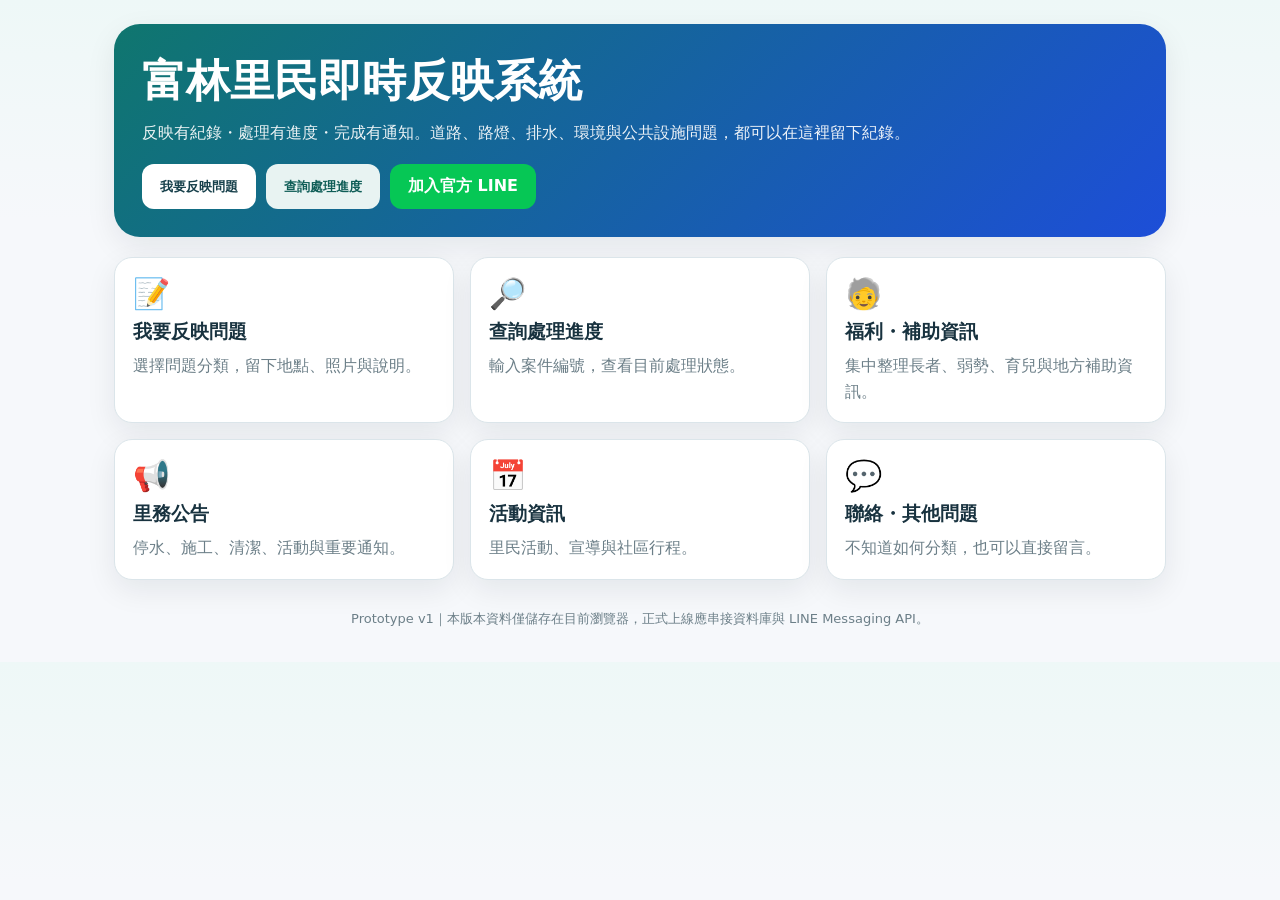
<file: index.html>
<!doctype html>
<html lang="zh-Hant">
<head>
  <meta charset="utf-8">
  <meta name="viewport" content="width=device-width,initial-scale=1">
  <title>富林里民即時反映系統</title>
  <link rel="stylesheet" href="styles.css">
  <script src="https://static.line-scdn.net/liff/edge/2/sdk.js"></script>
</head>
<body>
<div class="wrap">
  <header class="hero">
    <h1>富林里民即時反映系統</h1>
    <p>反映有紀錄・處理有進度・完成有通知。道路、路燈、排水、環境與公共設施問題，都可以在這裡留下紀錄。</p>
    <div class="topbar">
      <button class="btn" onclick="openPanel('report')">我要反映問題</button>
      <button class="btn soft" onclick="openPanel('track')">查詢處理進度</button>
      <a id="lineBtn" class="btn line" target="_blank">加入官方 LINE</a>
    </div>
  </header>

  <section class="grid">
    <article class="card action-card" onclick="openPanel('report')">
      <div class="icon">📝</div><h3>我要反映問題</h3>
      <p>選擇問題分類，留下地點、照片與說明。</p>
    </article>
    <article class="card action-card" onclick="openPanel('track')">
      <div class="icon">🔎</div><h3>查詢處理進度</h3>
      <p>輸入案件編號，查看目前處理狀態。</p>
    </article>
    <article class="card action-card" onclick="openPanel('welfare')">
      <div class="icon">🧓</div><h3>福利・補助資訊</h3>
      <p>集中整理長者、弱勢、育兒與地方補助資訊。</p>
    </article>
    <article class="card action-card" onclick="openPanel('announce')">
      <div class="icon">📢</div><h3>里務公告</h3>
      <p>停水、施工、清潔、活動與重要通知。</p>
    </article>
    <article class="card action-card" onclick="openPanel('activity')">
      <div class="icon">📅</div><h3>活動資訊</h3>
      <p>里民活動、宣導與社區行程。</p>
    </article>
    <article class="card action-card" onclick="openPanel('contact')">
      <div class="icon">💬</div><h3>聯絡・其他問題</h3>
      <p>不知道如何分類，也可以直接留言。</p>
    </article>
  </section>

  <section id="report" class="section panel card">
    <h2>我要反映問題</h2>
    <p class="note">原則上於 <b>7 天內提供處理進度或回覆</b>；跨機關、工程或預算案件，實際完成時間仍依權責單位為準。</p>
    <form id="reportForm">
      <div class="row">
        <div>
          <label>問題分類</label>
          <select id="category" required>
            <option value="">請選擇</option>
            <option>💡 路燈・照明</option>
            <option>🛣️ 道路・交通</option>
            <option>💧 水溝・排水</option>
            <option>🧹 環境・清潔</option>
            <option>🌳 公共設施</option>
            <option>👴 長者・社福</option>
            <option>🏠 其他里內問題</option>
          </select>
        </div>
        <div>
          <label>地點</label>
          <input id="location" placeholder="例如：富山二街○○號附近" required>
        </div>
      </div>
      <div>
        <label>問題說明</label>
        <textarea id="description" placeholder="請簡單描述發生什麼問題..." required></textarea>
      </div>
      <div class="row">
        <div>
          <label>姓名／稱呼（選填）</label>
          <input id="name" placeholder="王先生">
        </div>
        <div>
          <label>聯絡方式（選填）</label>
          <input id="contactValue" placeholder="手機、LINE 名稱或 Email">
        </div>
      </div>
      <div>
        <label>照片網址（示範版）</label>
        <input id="photoUrl" placeholder="正式版可改成直接上傳照片">
      </div>
      <button class="btn primary" type="submit">送出案件</button>
    </form>
    <div id="submitResult" style="margin-top:14px"></div>
  </section>

  <section id="track" class="section panel card">
    <h2>查詢處理進度</h2>
    <div class="row">
      <input id="trackId" placeholder="輸入案件編號，例如 FL-20260901-001">
      <button class="btn primary" onclick="trackCase()">查詢</button>
    </div>
    <div id="trackResult" style="margin-top:16px"></div>
  </section>

  <section id="welfare" class="section panel card">
    <h2>福利・補助資訊</h2>
    <p>正式上線後，可把政府補助、長者福利、急難救助、育兒及水源回饋等資訊集中在此頁，並附申請條件與承辦窗口。</p>
  </section>

  <section id="announce" class="section panel card">
    <h2>里務公告</h2>
    <p>此區可串接後台公告，發布道路施工、停水停電、環境清潔、會議與緊急通知。</p>
  </section>

  <section id="activity" class="section panel card">
    <h2>活動資訊</h2>
    <p>可放里民活動、社區課程、健康篩檢、宣導活動與報名連結。</p>
  </section>

  <section id="contact" class="section panel card">
    <h2>聯絡・其他問題</h2>
    <p>如果不知道該選哪個分類，可以直接透過官方 LINE 留言，或先送出「其他里內問題」。</p>
    <a id="lineBtn2" class="btn line" target="_blank">開啟官方 LINE</a>
  </section>

  <div class="footer">Prototype v1｜本版本資料僅儲存在目前瀏覽器，正式上線應串接資料庫與 LINE Messaging API。</div>
</div>

<script src="config.js"></script>
<script src="app.js"></script>
</body>
</html>
</file>
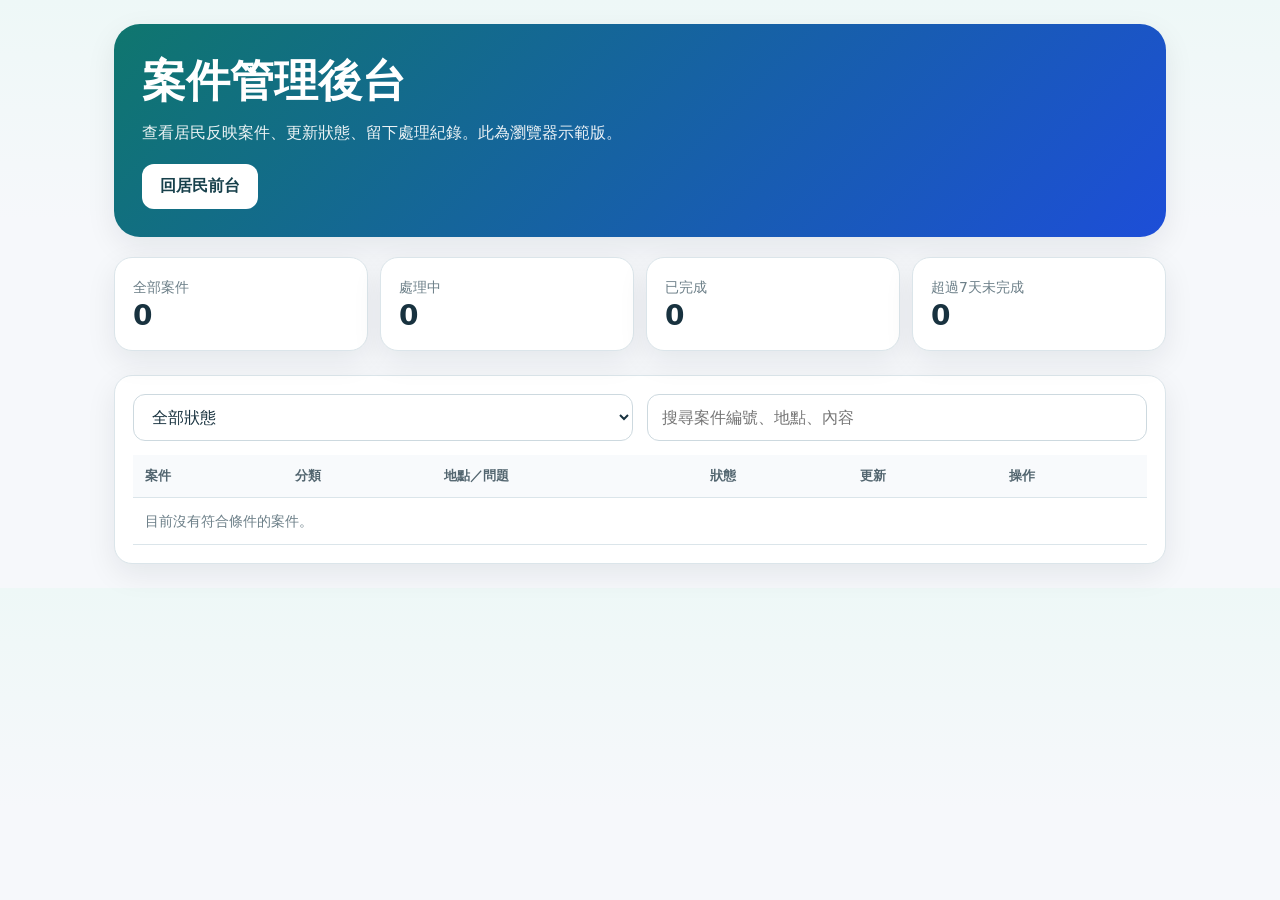
<file: admin.html>
<!doctype html>
<html lang="zh-Hant">
<head>
  <meta charset="utf-8">
  <meta name="viewport" content="width=device-width,initial-scale=1">
  <title>富林里民系統｜管理後台</title>
  <link rel="stylesheet" href="styles.css">
</head>
<body>
<div class="wrap">
  <header class="hero">
    <h1>案件管理後台</h1>
    <p>查看居民反映案件、更新狀態、留下處理紀錄。此為瀏覽器示範版。</p>
    <div class="topbar"><a href="index.html" class="btn">回居民前台</a></div>
  </header>

  <section class="kpi">
    <div class="card"><span class="note">全部案件</span><strong id="kpiAll">0</strong></div>
    <div class="card"><span class="note">處理中</span><strong id="kpiDoing">0</strong></div>
    <div class="card"><span class="note">已完成</span><strong id="kpiDone">0</strong></div>
    <div class="card"><span class="note">超過7天未完成</span><strong id="kpiLate">0</strong></div>
  </section>

  <section class="section card">
    <div class="row">
      <select id="filterStatus" onchange="renderCases()">
        <option value="">全部狀態</option>
        <option>已收到</option>
        <option>確認中</option>
        <option>已通報權責單位</option>
        <option>處理中</option>
        <option>待其他單位處理</option>
        <option>已完成</option>
      </select>
      <input id="keyword" placeholder="搜尋案件編號、地點、內容" oninput="renderCases()">
    </div>
    <div class="table-wrap" style="margin-top:14px">
      <table>
        <thead><tr><th>案件</th><th>分類</th><th>地點／問題</th><th>狀態</th><th>更新</th><th>操作</th></tr></thead>
        <tbody id="caseRows"></tbody>
      </table>
    </div>
  </section>
</div>

<div id="editModal" class="modal-backdrop">
  <div class="modal">
    <div class="modal-head"><h2>更新案件</h2><button class="close" onclick="closeModal()">×</button></div>
    <input type="hidden" id="editId">
    <label>狀態</label>
    <select id="editStatus">
      <option>已收到</option><option>確認中</option><option>已通報權責單位</option>
      <option>處理中</option><option>待其他單位處理</option><option>已完成</option>
    </select>
    <div style="height:12px"></div>
    <label>處理紀錄</label>
    <textarea id="editNote" placeholder="例如：已通報區公所工務課，等待派工。"></textarea>
    <button class="btn primary" onclick="saveUpdate()">儲存更新</button>
  </div>
</div>

<script src="admin.js"></script>
</body>
</html>
</file>
<file: styles.css>
:root{
  --bg:#f6f8fb;
  --card:#ffffff;
  --text:#18323f;
  --muted:#6c7f88;
  --line:#dbe5ea;
  --accent:#0f766e;
  --accent2:#2563eb;
  --warn:#b45309;
  --danger:#b91c1c;
  --ok:#15803d;
  --shadow:0 10px 30px rgba(15, 23, 42, .08);
  --radius:18px;
}
*{box-sizing:border-box}
body{
  margin:0;
  font-family:system-ui,-apple-system,"Noto Sans TC","Microsoft JhengHei",sans-serif;
  background:linear-gradient(180deg,#eef8f7 0,#f6f8fb 220px);
  color:var(--text);
}
a{color:inherit}
.wrap{max-width:1100px;margin:auto;padding:24px}
.hero{
  background:linear-gradient(135deg,#0f766e,#1d4ed8);
  color:#fff;
  border-radius:26px;
  padding:28px;
  box-shadow:var(--shadow);
  margin-bottom:20px;
}
.hero h1{margin:0 0 8px;font-size:clamp(28px,4vw,44px)}
.hero p{margin:0;opacity:.92;line-height:1.7}
.topbar{display:flex;gap:10px;flex-wrap:wrap;margin-top:18px}
.btn{
  border:0;border-radius:12px;padding:12px 18px;font-weight:700;
  cursor:pointer;background:#fff;color:#17404b;text-decoration:none;display:inline-block
}
.btn.primary{background:#111827;color:#fff}
.btn.line{background:#06c755;color:#fff}
.btn.soft{background:#e8f3f2;color:#0f5d57}
.grid{display:grid;grid-template-columns:repeat(3,1fr);gap:16px}
.card{
  background:var(--card);border:1px solid var(--line);border-radius:var(--radius);
  padding:18px;box-shadow:var(--shadow)
}
.action-card{cursor:pointer;transition:.18s transform,.18s box-shadow}
.action-card:hover{transform:translateY(-2px);box-shadow:0 14px 34px rgba(15,23,42,.12)}
.icon{font-size:30px;margin-bottom:8px}
.card h3{margin:0 0 8px}
.card p{margin:0;color:var(--muted);line-height:1.6}
.section{margin-top:24px}
.section h2{margin:0 0 12px}
.panel{display:none}
.panel.active{display:block}
form{display:grid;gap:14px}
label{font-weight:700}
input,select,textarea{
  width:100%;padding:12px 14px;border:1px solid #cdd9df;border-radius:12px;
  background:#fff;font:inherit;color:var(--text)
}
textarea{min-height:110px;resize:vertical}
.row{display:grid;grid-template-columns:1fr 1fr;gap:14px}
.note{font-size:14px;color:var(--muted);line-height:1.6}
.status{
  display:inline-block;padding:6px 10px;border-radius:999px;font-size:13px;font-weight:800;
  background:#eef2ff;color:#3730a3
}
.timeline{display:grid;gap:10px;margin-top:14px}
.timeline-item{border-left:4px solid #cbd5e1;padding:8px 12px;background:#f8fafc;border-radius:10px}
.timeline-item.done{border-left-color:var(--ok)}
.timeline-item.current{border-left-color:var(--accent2);background:#eff6ff}
.kpi{display:grid;grid-template-columns:repeat(4,1fr);gap:12px}
.kpi .card strong{font-size:28px;display:block}
.table-wrap{overflow:auto}
table{width:100%;border-collapse:collapse;min-width:800px}
th,td{padding:12px;border-bottom:1px solid var(--line);text-align:left;vertical-align:top}
th{font-size:13px;color:#52656f;background:#f8fafc}
.tag{display:inline-block;padding:4px 8px;border-radius:999px;background:#edf2f7;font-size:12px}
.footer{margin:30px 0 10px;color:var(--muted);font-size:13px;text-align:center}
.modal-backdrop{
  position:fixed;inset:0;background:rgba(15,23,42,.52);display:none;align-items:center;justify-content:center;padding:18px;z-index:20
}
.modal-backdrop.show{display:flex}
.modal{width:min(620px,100%);max-height:90vh;overflow:auto;background:#fff;border-radius:20px;padding:20px;box-shadow:var(--shadow)}
.modal-head{display:flex;justify-content:space-between;align-items:center;gap:10px}
.close{border:0;background:#eef2f7;width:36px;height:36px;border-radius:50%;cursor:pointer;font-size:18px}
.success{
  border:1px solid #bbf7d0;background:#f0fdf4;color:#166534;padding:14px;border-radius:12px
}
.warn{
  border:1px solid #fde68a;background:#fffbeb;color:#92400e;padding:14px;border-radius:12px
}
@media(max-width:800px){
  .grid{grid-template-columns:1fr 1fr}
  .row,.kpi{grid-template-columns:1fr}
}
@media(max-width:560px){
  .wrap{padding:14px}
  .grid{grid-template-columns:1fr}
  .hero{padding:22px}
}
</file>
